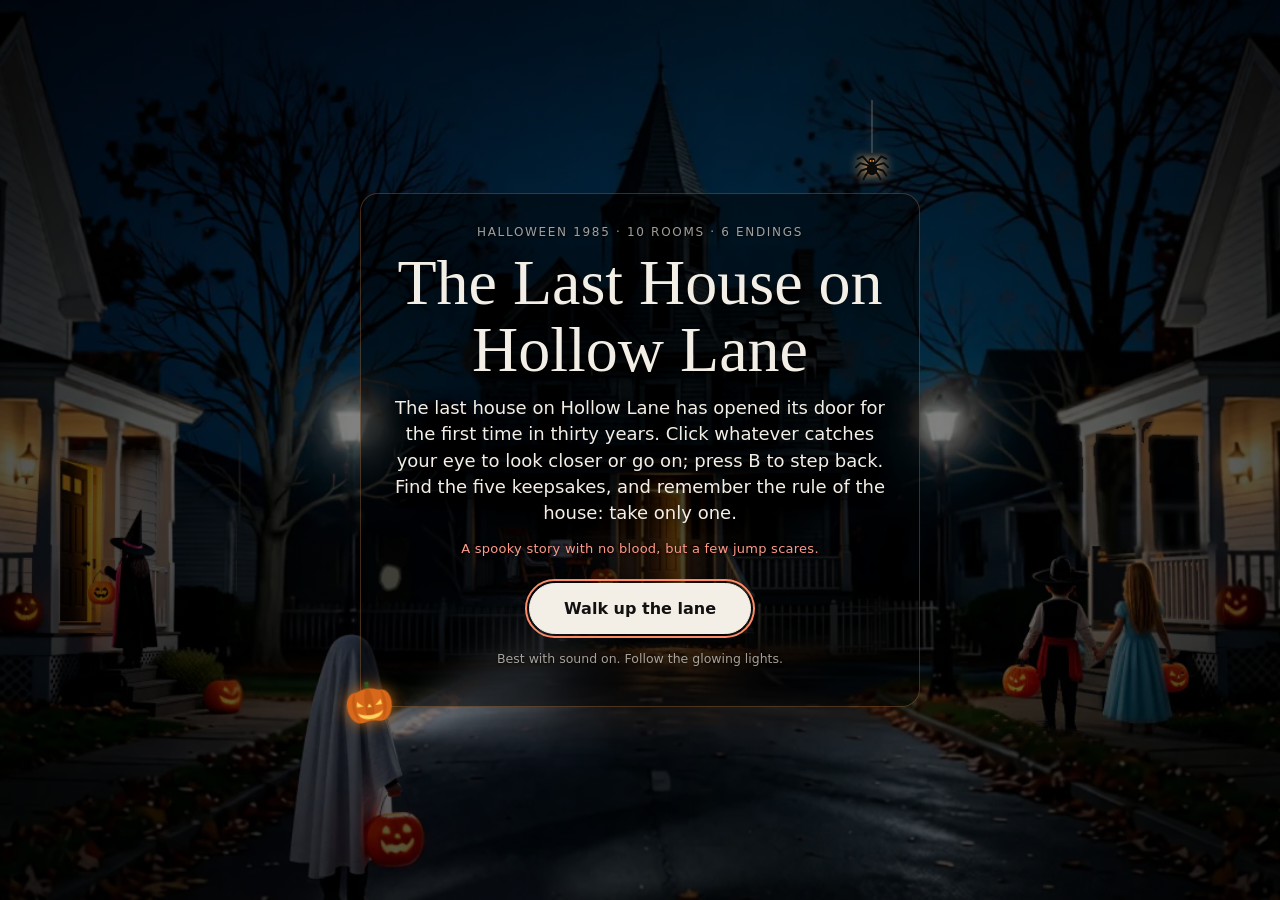
<file: index.html>
<!doctype html>
<html lang="en">
  <head>
    <meta charset="utf-8" />
    <meta name="viewport" content="width=device-width, initial-scale=1, viewport-fit=cover" />
    <meta name="theme-color" content="#07080a" />
    <title>The Last House on Hollow Lane</title>
    <meta name="description" content="Halloween night, 1985. A house where it has been the same night since 1955, a kind old woman still waiting for her son, five ways to stay forever and only one way to let the night end.">
    <meta property="og:title" content="The Last House on Hollow Lane">
    <meta property="og:description" content="Halloween night, 1985. A house where it has been the same night since 1955, a kind old woman still waiting for her son, five ways to stay forever and only one way to let the night end.">
    <meta property="og:image" content="https://nemo2311.github.io/hollow-lane/social.jpg">
    <meta property="og:url" content="https://nemo2311.github.io/hollow-lane/">
    <meta name="twitter:card" content="player">
    <meta name="twitter:title" content="The Last House on Hollow Lane">
    <meta name="twitter:description" content="Halloween night, 1985. A house where it has been the same night since 1955, a kind old woman still waiting for her son, five ways to stay forever and only one way to let the night end.">
    <meta name="twitter:image" content="https://nemo2311.github.io/hollow-lane/social.jpg">
    <meta name="twitter:player" content="https://nemo2311.github.io/hollow-lane/preview/">
    <meta name="twitter:player:width" content="1344">
    <meta name="twitter:player:height" content="768">
    <meta name="twitter:player:stream" content="https://nemo2311.github.io/hollow-lane/films/lane-loop-720.mp4">
    <meta name="twitter:player:stream:content_type" content="video/mp4">
    <meta property="og:video" content="https://nemo2311.github.io/hollow-lane/films/lane-loop-720.mp4">
    <meta property="og:video:type" content="video/mp4">
    <meta property="og:video:width" content="1344">
    <meta property="og:video:height" content="768">
    <link rel="icon" href="./favicon.svg" type="image/svg+xml" />
    <script type="module" crossorigin src="./player-assets/index-9jBKr8TD.js"></script>
    <link rel="stylesheet" crossorigin href="./player-assets/index-BZRc9s_5.css">
  </head>
  <body>
    <main id="app" aria-live="polite"></main>
  </body>
</html>
</file>
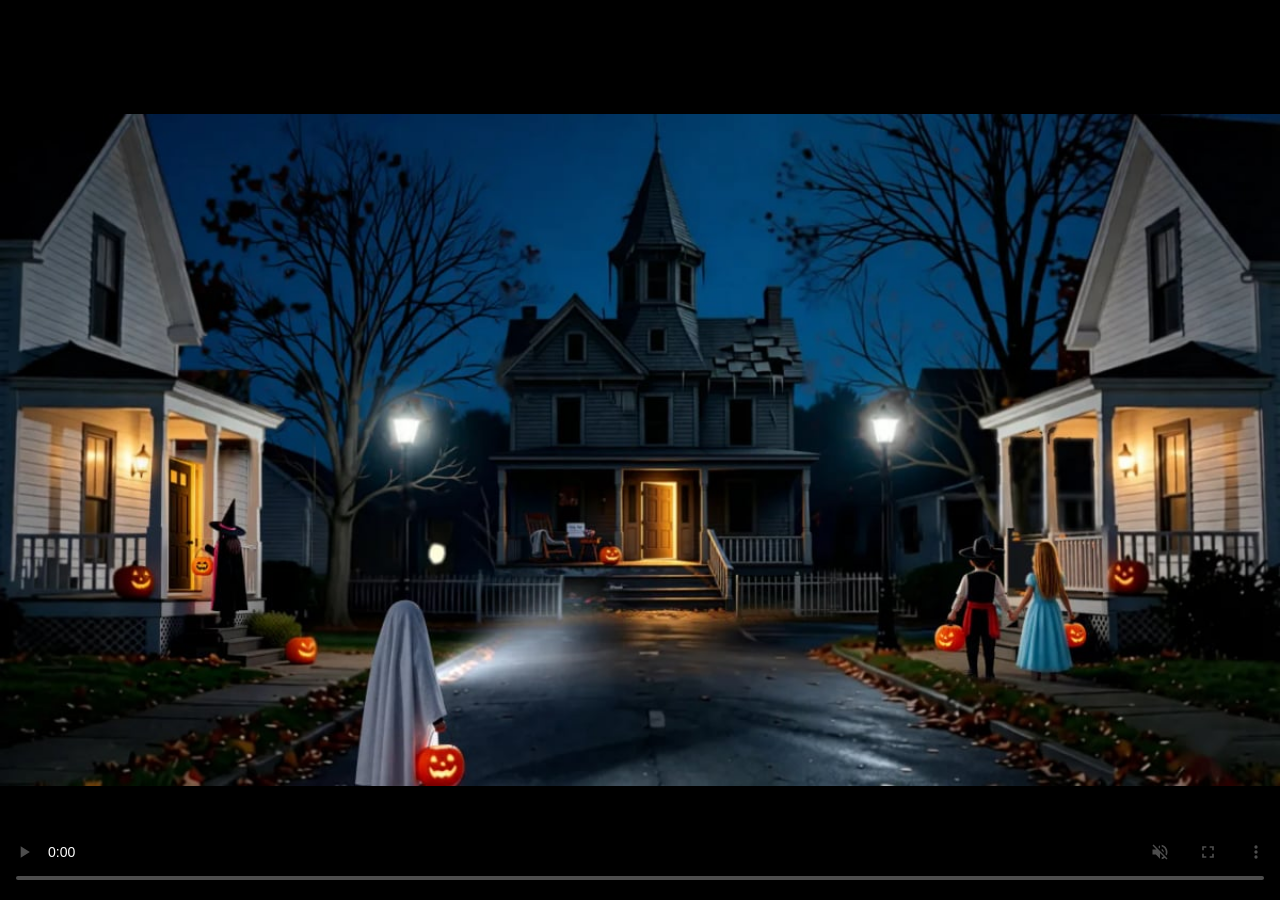
<file: preview/index.html>
<!doctype html>
<html lang="en">
<head>
<meta charset="utf-8">
<meta name="viewport" content="width=device-width, initial-scale=1">
<meta name="robots" content="noindex">
<title>The Last House on Hollow Lane — Video Preview</title>
<style>html,body{margin:0;width:100%;height:100%;background:#000;overflow:hidden}video{display:block;width:100%;height:100%;object-fit:contain}</style>
</head>
<body>
<video controls autoplay muted loop playsinline preload="metadata" aria-label="The Last House on Hollow Lane video preview" poster="https://nemo2311.github.io/hollow-lane/social.jpg">
<source src="https://nemo2311.github.io/hollow-lane/films/lane-loop-720.mp4" type="video/mp4">
</video>
</body>
</html>
</file>
<file: player-assets/index-BZRc9s_5.css>
:root{--bg:#07080a;--ink:#f4efe6;--muted:#f4efe6a8;--faint:#f4efe624;--accent:#ff8a66;--glass:#090a0d99;--serif:"Iowan Old Style", "Palatino Linotype", Palatino, Georgia, serif;--sans:ui-sans-serif, system-ui, -apple-system, "Segoe UI", Roboto, "Helvetica Neue", Arial, sans-serif;--lightningcss-light: ;--lightningcss-dark:initial;color-scheme:dark}*{box-sizing:border-box}html,body{background:var(--bg);height:100%;color:var(--ink);font:15px/1.45 var(--sans);margin:0;overflow:hidden}a{color:var(--ink);text-underline-offset:3px}button{font:inherit;color:inherit}#app{-webkit-user-select:none;user-select:none;position:fixed;inset:0;overflow:hidden}.backdrop{position:absolute;inset:0;overflow:hidden}.backdrop img,.backdrop video{object-fit:cover;filter:blur(30px)brightness(.5)saturate(1.1);width:112%;height:112%;position:absolute;inset:-6%}.backdrop video{visibility:hidden}.backdrop video.on{visibility:visible}.frame{aspect-ratio:var(--aspect);width:min(100vw, calc(100dvh * var(--ratio)));background:#000;position:absolute;top:50%;left:50%;transform:translate(-50%,-50%);box-shadow:0 0 90px #0000008c}.layer{object-fit:cover;width:100%;height:100%;display:block;position:absolute;inset:0}.loop,.film{visibility:hidden}.loop.on,.film.on{visibility:visible}.overlay{position:absolute;inset:0}.in-film .overlay,.hotspots[hidden]{display:none}.hotspot .outline{pointer-events:none;width:100%;height:100%;position:absolute;inset:0;overflow:visible}.hotspot path{fill:#0000;stroke:#0000;stroke-width:2.2px;vector-effect:non-scaling-stroke;pointer-events:all;cursor:pointer}.hotspot.lit path{fill:#ffffff1a;stroke:#fffffff2;filter:drop-shadow(0 0 5px #ffffff8c)}.hotspot path.hit,.hotspot.lit path.hit{fill:#0000;stroke:#0000;stroke-width:44px;stroke-linejoin:round;filter:none}.label{z-index:2;text-align:left;cursor:pointer;border:1px solid var(--faint);background:var(--glass);-webkit-backdrop-filter:blur(8px);opacity:0;border-radius:12px;gap:1px;width:max-content;max-width:min(240px,42%);padding:6px 11px 7px;transition:opacity .16s;display:grid;position:absolute;transform:translate(-50%,-50%)}.label[data-anchor=above]{transform:translate(-50%,calc(-100% - 8px))}.label[data-anchor=below]{transform:translate(-50%,8px)}.labels-on .label,.hotspot.lit .label,.label:focus-visible{opacity:1}.label{pointer-events:none}.labels-on .label,.hotspot.lit .label,.label:focus-visible{pointer-events:auto}.dot{z-index:1;cursor:pointer;background:radial-gradient(circle,#fff6e4fa 0 28%,#ffd6a08c 52%,#ffbe8200 72%);border:0;border-radius:50%;width:12px;height:12px;margin:0;padding:0;transition:opacity .2s;animation:2.4s ease-in-out infinite dot-breathe;position:absolute;transform:translate(-50%,-50%);box-shadow:0 0 10px 3px #ffd6a073}.dot:before{content:"";border-radius:50%;position:absolute;inset:-16px}.dot:focus-visible{outline:2px solid var(--accent);outline-offset:4px}.hotspot.lit .dot{animation-play-state:paused;transform:translate(-50%,-50%)scale(1.25);box-shadow:0 0 16px 6px #ffe4beb3}.hotspot.played .dot{opacity:.55}@keyframes dot-breathe{0%,to{opacity:.55;transform:translate(-50%,-50%)scale(.75);box-shadow:0 0 6px 1px #ffd6a04d}50%{opacity:1;transform:translate(-50%,-50%)scale(1.3);box-shadow:0 0 18px 7px #ffdcaab3}}@keyframes dot-glow{0%,to{opacity:.5;box-shadow:0 0 5px 1px #ffd6a040}50%{opacity:1;box-shadow:0 0 18px 7px #ffdcaab3}}.hotspot.played .label .action:after{content:" ✓";color:var(--muted);font-weight:400}.label:focus-visible{outline:2px solid var(--accent);outline-offset:2px}.label .eyebrow{letter-spacing:.08em;text-transform:uppercase;color:var(--muted);font-size:10.5px}.next .label .eyebrow{color:var(--accent)}.label .action{font-size:14px;font-weight:600;line-height:1.25}.label .hint{color:var(--muted);font-size:12px;display:none}.hotspot.lit .label .hint{display:block}.bar{z-index:5;pointer-events:none;align-items:center;gap:10px;display:flex;position:absolute;left:0;right:0}.bar>*{pointer-events:auto}.bar.top{padding:max(12px, env(safe-area-inset-top)) max(16px, env(safe-area-inset-right)) 28px max(16px, env(safe-area-inset-left));background:linear-gradient(#0000008c,#0000);justify-content:space-between;top:0}.bar.bottom{padding:24px max(16px, env(safe-area-inset-right)) max(14px, env(safe-area-inset-bottom)) max(16px, env(safe-area-inset-left));background:linear-gradient(#0000,#00000080);justify-content:center;bottom:0}.where{min-width:0;display:grid}.where .world-title,.where .place{white-space:nowrap;text-overflow:ellipsis;overflow:hidden}.where .world-title{letter-spacing:.1em;text-transform:uppercase;color:var(--muted);font-size:11px}.where .place{font-family:var(--serif);font-size:19px}.buttons{flex-shrink:0;align-items:center;gap:4px;display:flex}.icon-button{cursor:pointer;width:38px;height:38px;color:var(--ink);background:0 0;border:0;border-radius:50%;place-items:center;padding:0;display:inline-grid}.icon-button:hover,.icon-button:focus-visible{background:#ffffff1a}.icon-button svg{width:21px;height:21px}.icon-button.text{letter-spacing:.04em;border-radius:19px;width:auto;padding:0 9px;font-size:12px;font-weight:600}.music-control{align-items:center;display:flex;position:relative}.music-control .volume{width:110px;accent-color:var(--accent);display:none}.music-control.open .volume{display:block}.pill{border:1px solid var(--faint);cursor:pointer;background:var(--glass);-webkit-backdrop-filter:blur(8px);white-space:nowrap;text-overflow:ellipsis;border-radius:999px;max-width:100%;padding:9px 16px;font-size:14px;overflow:hidden}.pill:hover,.pill:focus-visible{border-color:#fff6}.pill.primary{background:var(--ink);color:#111;border-color:var(--ink);font-weight:600}.pill.primary:hover{background:#fff}.pill.big{padding:13px 34px;font-size:16px}.pill[hidden]{display:none}.pill:focus-visible,.icon-button:focus-visible{outline:2px solid var(--accent);outline-offset:2px}.caption{max-width:min(460px,100%);font-family:var(--serif);color:var(--muted);text-shadow:0 1px 12px #000;margin:6px 0 0;font-size:16px;font-style:italic}.caption[hidden]{display:none}.subtitle{z-index:4;left:50%;bottom:calc(max(14px, env(safe-area-inset-bottom)) + 62px);background:#0000009e;border-radius:14px;align-items:center;gap:10px;width:max-content;max-width:min(92vw,780px);padding:9px 16px;font-size:17px;line-height:1.4;display:flex;position:absolute;transform:translate(-50%)}.subtitle[hidden]{display:none}.subtitle .who{flex-shrink:0;align-items:center;gap:8px;display:flex}.subtitle .avatar{object-fit:cover;border-radius:50%;width:30px;height:30px}.subtitle .name{color:var(--accent);font-weight:600}.panel{z-index:10;background:#0000008c;place-items:center;padding:16px;display:grid;position:absolute;inset:0}.panel[hidden]{display:none}.panel-card{border:1px solid var(--faint);-webkit-user-select:text;user-select:text;background:#111317f0;border-radius:18px;width:min(460px,100%);max-height:82dvh;padding:22px 22px 18px;overflow:auto}.panel-card h2{font:400 24px/1.2 var(--serif);margin:0 0 10px}.panel-card p{color:var(--muted);margin:0 0 12px}.panel-card .lede{color:var(--ink)}.small{font-size:12.5px}.places{counter-reset:place;gap:2px;margin:0;padding:0;list-style:none;display:grid}.place-link{text-align:left;cursor:pointer;counter-increment:place;background:0 0;border:0;border-radius:10px;grid-template-columns:26px 1fr;column-gap:8px;width:100%;padding:8px 10px;display:grid}.place-link:before{content:counter(place);color:var(--muted);grid-row:span 2;padding-top:2px;font-size:12px}.place-link .chapter{color:var(--muted);font-size:12px}.place-link:hover{background:#ffffff0f}.place-link.visited .title:after{content:" ✓";color:var(--muted);font-size:12px}.place-link.current{background:#ff8a6624}.begin{z-index:20;background:#000 50%/cover no-repeat;place-items:center;padding:20px;display:grid;position:absolute;inset:0}.begin:before{content:"";background:radial-gradient(#00000059,#000c);position:absolute;inset:0}.begin-card{text-align:center;max-width:560px;position:relative}.begin-card .eyebrow{letter-spacing:.14em;text-transform:uppercase;color:var(--muted);margin:0 0 8px;font-size:12px}.begin-card h1{font:400 clamp(36px, 7vw, 64px)/1.05 var(--serif);text-shadow:0 2px 30px #0009;margin:0 0 12px}.begin-card .lede{color:var(--ink);text-shadow:0 1px 16px #000;margin:0 0 26px;font-size:18px}.begin-card .small{color:var(--muted);margin-top:16px}.begin.error .begin-card{border:1px solid var(--faint);background:#111317f0;border-radius:18px;padding:24px}.ending{z-index:8;background:radial-gradient(#0000000d,#00000080);place-items:center;padding:20px;animation:.7s both ending-in;display:grid;position:absolute;inset:0}.ending[hidden]{display:none}.ending[data-kind=death]{background:radial-gradient(#28000014,#0c00008c)}.ending-card{text-align:center;text-shadow:0 1px 3px #000000e6;background:#00000080;border:1px solid #ffaa5a42;border-radius:18px;max-width:560px;padding:30px 34px 28px;position:relative;box-shadow:0 18px 60px #00000059}@media (width<=520px){.ending-card{padding:24px 20px 22px}}.ending-pumpkin{pointer-events:none;width:46px;position:absolute;bottom:-20px}.ending-pumpkin svg{filter:drop-shadow(0 0 10px #ff8c1ea6);width:100%;display:block}.ending-pumpkin.left{left:-18px;transform:rotate(-9deg)}.ending-pumpkin.right{right:-18px;transform:rotate(8deg)scale(.86)}.ending-pumpkin .face{animation:2.4s ease-in-out infinite pumpkin-flicker}.ending-pumpkin.right .face{animation-delay:-1.1s}@keyframes pumpkin-flicker{0%,to{opacity:1}40%{opacity:.8}46%{opacity:1}70%{opacity:.62}76%{opacity:.92}}.crawl-spider{pointer-events:none;width:24px;animation:16s linear infinite spider-crawl;position:absolute;top:-15px;left:0}.crawl-spider svg{filter:drop-shadow(0 0 2px #ffaa5a99);width:100%;animation:.3s steps(2,end) infinite spider-legs;display:block;transform:rotate(90deg)}@keyframes spider-crawl{0%{left:-4%}to{left:100%}}@keyframes spider-legs{0%{transform:rotate(90deg)scaleX(1)}to{transform:rotate(90deg)scaleX(.9)}}.ending-webs{pointer-events:none;position:absolute;inset:0;overflow:hidden}.web-spider{top:0;left:var(--x);width:34px;animation:spider-drop var(--t) ease-in-out var(--d) infinite alternate;position:absolute}.web-spider:before{content:"";background:linear-gradient(#ffffff0d,#e6e6e680);width:1px;height:100vh;position:absolute;bottom:60%;left:50%}.web-spider svg{transform-origin:50% 0;filter:drop-shadow(0 0 3px #ffaa5a8c);width:100%;animation:2.8s ease-in-out infinite alternate spider-sway;display:block;position:relative}@keyframes spider-drop{0%{transform:translateY(-40px)}to{transform:translateY(var(--len))}}@keyframes spider-sway{0%{transform:rotate(-7deg)}to{transform:rotate(7deg)}}@media (prefers-reduced-motion:reduce){.web-spider,.web-spider svg,.crawl-spider,.crawl-spider svg,.ending-pumpkin .face{animation:none}.web-spider{transform:translateY(var(--len))}.crawl-spider{left:70%}}.ending-card .eyebrow{letter-spacing:.18em;text-transform:uppercase;color:var(--accent);margin:0 0 8px;font-size:12px}.ending[data-kind=death] .ending-card .eyebrow{color:#ffb48a}.ending-card h2{font:400 clamp(32px, 6vw, 54px)/1.05 var(--serif);text-shadow:0 2px 30px #000000b3;margin:0 0 10px}.ending-card .lede{color:#ece4d6;margin:0 0 24px;font-size:18px;line-height:1.5}.ending-card .choices{flex-wrap:wrap;justify-content:center;gap:10px;display:flex}@keyframes ending-in{0%{opacity:0}to{opacity:1}}.collection-pill,.draft-chip{letter-spacing:.03em;white-space:nowrap;border-radius:999px;padding:5px 10px;font-size:12px;font-weight:600}.collection-pill{color:var(--accent);background:#ff8a662e;margin-right:4px}.collection-pill[hidden]{display:none}button.collection-pill{cursor:pointer;border:0;font-family:inherit}button.collection-pill:hover,button.collection-pill:focus-visible{background:#ff8a664d}.inspector{z-index:15;background:radial-gradient(#282a30f0,#050608f7);grid-template-rows:1fr auto;animation:.3s both ending-in;display:grid;position:absolute;inset:0}.inspector.over-still{background:radial-gradient(#14161a99,#050608e0)}.holding .subtitle{z-index:16}.holding:has(>.inspector) .subtitle{bottom:calc(max(14px, env(safe-area-inset-bottom)) + 92px)}.holding .inspector-stage{margin-bottom:84px}@media (width<=600px){.holding:has(>.inspector) .subtitle{bottom:calc(max(14px, env(safe-area-inset-bottom)) + 124px)}.holding .inspector-stage{margin-bottom:110px}}.inspector-stage{min-height:0;position:relative}.inspector-stage model-viewer{--poster-color:transparent;background:0 0;width:100%;height:100%}.inspector-stage model-viewer:focus,.inspector-stage model-viewer:focus-visible{outline:none}.inspector-state{color:var(--muted);pointer-events:none;place-items:center;margin:0;font-size:15px;display:grid;position:absolute;inset:0}.inspector-state[hidden]{display:none}.inspector-bar{padding:14px 16px max(16px, env(safe-area-inset-bottom));flex-wrap:wrap;justify-content:center;align-items:center;gap:10px 16px;display:flex}.inspector-name{font:400 22px/1.2 var(--serif)}.inspector-help{color:var(--muted);font-size:12.5px}.found-card{z-index:9;text-align:center;background:#111317f0;border:1px solid #ffd27866;border-radius:16px;width:min(380px,100vw - 32px);padding:16px 18px;animation:.4s both ending-in;position:absolute;top:18%;left:50%;transform:translate(-50%);box-shadow:0 12px 44px #0000008c}.found-card .eyebrow{letter-spacing:.14em;text-transform:uppercase;color:#ffd278;margin:0 0 6px;font-size:11px}.found-name{font:400 24px/1.2 var(--serif);display:block}.found-left{color:var(--muted);margin:6px 0 12px;font-size:13.5px}.found-actions{flex-wrap:wrap;justify-content:center;gap:8px;display:flex}.figure-grid{grid-template-columns:repeat(auto-fill,minmax(118px,1fr));gap:10px;margin:0;padding:0;list-style:none;display:grid}.figure-tile{border:1px solid var(--faint);width:100%;color:var(--ink);cursor:pointer;font:inherit;background:#ffffff0a;border-radius:12px;justify-items:center;gap:6px;padding:10px 8px;display:grid}.figure-tile:hover:not(:disabled),.figure-tile:focus-visible{border-color:#ffd27899}.figure-tile img{object-fit:contain;width:88px;height:88px}.figure-tile .figure-name{text-align:center;font-size:12.5px;line-height:1.25}.figure-tile.hidden-figure{cursor:default}.figure-tile.hidden-figure img{filter:brightness(0)opacity(.45)}.figure-tile.hidden-figure .figure-name{color:var(--muted)}.figure-unknown{width:88px;height:88px;font:400 40px var(--serif);color:var(--muted);place-items:center;display:grid}.draft-chip{color:#ffd278;border:1px dashed #ffd278b3;margin-right:6px}.toast{z-index:9;border:1px solid var(--faint);text-align:center;background:#111317eb;border-radius:14px;margin:0;padding:12px 20px;font-size:16px;font-weight:600;position:absolute;top:22%;left:50%;transform:translate(-50%);box-shadow:0 10px 40px #00000080}.toast[hidden]{display:none}.collectible .label .eyebrow{color:#ffd278}.begin-card .warning{color:#ff9a8a;letter-spacing:.02em;max-width:460px;margin:-12px auto 24px;font-size:13px}@media (width<=640px),(height<=480px){.bar.top{gap:6px}.where .world-title{font-size:10px}.where .place{font-size:16px}.where .chapter{display:none}.icon-button{width:32px;height:32px}.icon-button svg{width:19px;height:19px}.icon-button.text{padding:0 6px}.label{border-radius:9px;max-width:46%;padding:3px 7px 4px}.label .action{font-size:11.5px}.label .eyebrow{letter-spacing:.06em;white-space:nowrap;text-overflow:ellipsis;font-size:8.5px;overflow:hidden}.hotspot.lit .label .hint{display:none}.subtitle{padding:7px 12px;font-size:14.5px}.subtitle .avatar{width:24px;height:24px}.caption{font-size:14px}.pill{padding:8px 13px;font-size:13px}}@media (width<=640px) and (orientation:portrait){.bar.top{flex-direction:column-reverse;align-items:stretch;gap:4px;padding-bottom:18px}.bar.top .buttons{flex-wrap:wrap;flex-shrink:1;justify-content:flex-end;row-gap:2px}.where .world-title,.where .place{white-space:normal}.where .chapter{display:inline}.caption{max-width:100%}.collection-pill,.draft-chip{padding:4px 8px;font-size:10.5px}}.turn-hint{display:none}@media (width<=640px) and (orientation:portrait){.turn-hint{z-index:3;background:var(--glass);border:1px solid var(--faint);width:max-content;max-width:calc(100vw - 32px);color:var(--muted);white-space:nowrap;border-radius:999px;align-items:center;gap:6px;margin:0;padding:4px 6px 4px 12px;font-size:12.5px;display:flex;position:absolute;bottom:calc(100% + 8px);left:50%;transform:translate(-50%)}.turn-hint button{width:24px;height:24px;color:var(--ink);cursor:pointer;background:0 0;border:0;border-radius:50%;font-size:17px}.in-film .turn-hint{display:none}}@media (height<=480px){.bar.top{padding-bottom:12px}.bar.bottom{padding-top:10px}.subtitle{max-width:72vw;bottom:calc(max(8px, env(safe-area-inset-bottom)) + 48px);font-size:13.5px}.caption{display:none}}@media (prefers-reduced-motion:reduce){.label{transition:none}.dot{animation:2.4s ease-in-out infinite dot-glow}}.details-card{z-index:6;right:max(16px, env(safe-area-inset-right));top:calc(max(12px, env(safe-area-inset-top)) + 64px);border:1px solid var(--faint);-webkit-backdrop-filter:blur(10px);-webkit-user-select:text;user-select:text;background:#111317e6;border-radius:14px;width:min(340px,100vw - 32px);max-height:calc(100dvh - 190px);padding:16px 18px 14px;animation:.26s both ending-in;position:absolute;overflow:auto}.details-card[hidden]{display:none}.details-card h2{font:400 24px/1.15 var(--serif);margin:0 28px 8px 0}.details-card .details-text{margin:0;font-size:14px;line-height:1.55}.details-card dl{border-top:1px solid var(--faint);grid-template-columns:auto 1fr;gap:5px 14px;margin:12px 0 0;padding-top:12px;font-size:13px;display:grid}.details-card dt{color:var(--muted)}.details-card dd{margin:0}.details-close{width:30px;height:30px;color:var(--muted);cursor:pointer;background:0 0;border:0;border-radius:8px;font-size:20px;position:absolute;top:8px;right:8px}.details-close:hover,.details-close:focus-visible{color:var(--ink);background:#ffffff14}@media (width<=640px),(height<=480px){.details-card{width:auto;top:auto;left:16px;right:16px;bottom:calc(max(14px, env(safe-area-inset-bottom)) + 56px);max-height:38dvh;padding:12px 14px 10px}.details-card h2{font-size:20px}.details-card .details-text{font-size:13px}}@media (width<=640px) and (orientation:portrait){.details-card{top:min(calc(50% + 50vw / var(--ratio,1.75) + 8px), calc(100% - 220px));max-height:none}}.slow{z-index:9;border:1px solid var(--faint);text-align:center;background:#111317eb;border-radius:14px;align-items:center;gap:14px;max-width:calc(100% - 32px);margin:0;padding:11px 16px;font-size:14px;display:flex;position:absolute;bottom:92px;left:50%;transform:translate(-50%);box-shadow:0 10px 40px #00000080}.slow[hidden]{display:none}.slow .spinner{border:1px solid #ffffff40;border-top-color:var(--accent);border-radius:50%;flex-shrink:0;width:14px;height:14px;animation:1s linear infinite slow-spin}.slow button{font:inherit;color:#ffd278;cursor:pointer;white-space:nowrap;background:0 0;border:0;padding:0;font-weight:600}.slow button[hidden]{display:none}@keyframes slow-spin{to{transform:rotate(360deg)}}.panel-card.map-card{width:min(920px,100%)}.trip{counter-reset:place;grid-template-columns:repeat(auto-fill,minmax(150px,1fr));gap:10px;margin:0;padding:0;list-style:none;display:grid}.trip-stop{width:100%;color:var(--ink);cursor:pointer;font:inherit;text-align:left;counter-increment:place;background:0 0;border:1px solid #0000;border-radius:12px;gap:5px;padding:6px;display:grid}.trip-stop img{width:100%;aspect-ratio:var(--ratio);object-fit:cover;background:#000;border-radius:8px;display:block}.trip-stop .title{font-size:13px;line-height:1.25}.trip-stop .title:before{content:counter(place) " · ";color:var(--muted)}.trip-stop .chapter{color:var(--muted);font-size:11px}.trip-stop:hover{background:#ffffff0f}.trip-stop.visited .title:after{content:" ✓";color:var(--muted);font-size:12px}.trip-stop.current{background:#ff8a661a;border-color:#ff8a66b3}.trip.free .trip-stop .title:before{content:none}@media (width<=640px){.trip{grid-template-columns:repeat(auto-fill,minmax(118px,1fr));gap:7px}}.layer.globe{pointer-events:none}.overlay.globe-drag{cursor:grab;touch-action:none}.overlay.globe-drag:active{cursor:grabbing}:root{--hollow-pumpkin:url(data:image/svg+xml,%3Csvg%20xmlns%3D%22http%3A//www.w3.org/2000/svg%22%20viewBox%3D%220%200%2064%2058%22%3E%3Cpath%20fill%3D%22%232f5a22%22%20d%3D%22M29%202h6l-1.5%2011h-3z%22/%3E%3Cpath%20fill%3D%22%23d8681a%22%20d%3D%22M32%2011c-9%200-12%203.5-17%203.5C6%2014.5%202%2023%202%2033s6%2023%2016%2023c5%200%208-2%2014-2s9%202%2014%202c10%200%2016-13%2016-23s-4-18.5-13-18.5c-5%200-8-3.5-17-3.5z%22/%3E%3Cpath%20fill%3D%22%23b9520f%22%20opacity%3D%22.55%22%20d%3D%22M32%2011c-4%200-6%209-6%2022s2%2021%206%2021%206-8%206-21-2-22-6-22zM15%2015c-4%203-6%2010-6%2018s3%2017%208%2021c-2-6-3-13-3-21s0-14%201-18zM49%2015c4%203%206%2010%206%2018s-3%2017-8%2021c2-6%203-13%203-21s0-14-1-18z%22/%3E%3Cg%20class%3D%22face%22%20fill%3D%22%23ffd25e%22%3E%3Cpath%20d%3D%22M16%2027l8%207h-9zM48%2027l1%207h-9zM29%2036l3-5%203%205z%22/%3E%3Cpath%20d%3D%22M15%2042c7%206%2027%206%2034%200-2%207-9%2010-17%2010s-15-3-17-10z%22/%3E%3C/g%3E%3C/svg%3E);--hollow-spider:url(data:image/svg+xml,%3Csvg%20xmlns%3D%22http%3A//www.w3.org/2000/svg%22%20viewBox%3D%220%200%2040%2096%22%3E%3Cline%20x1%3D%2220%22%20y1%3D%220%22%20x2%3D%2220%22%20y2%3D%2262%22%20stroke%3D%22rgba%28235%2C235%2C235%2C0.55%29%22%20stroke-width%3D%220.8%22/%3E%3Cg%20transform%3D%22translate%280%2058%29%22%3E%3Cg%20stroke%3D%22%230b0b0b%22%20stroke-width%3D%222.2%22%20fill%3D%22none%22%20stroke-linecap%3D%22round%22%20stroke-linejoin%3D%22round%22%3E%3Cpath%20d%3D%22M16%2016%209%208%203%2011%22/%3E%3Cpath%20d%3D%22M16%2019%206%2016%201%2021%22/%3E%3Cpath%20d%3D%22M16%2022%207%2025%203%2031%22/%3E%3Cpath%20d%3D%22M17%2024%2012%2031%2010%2035%22/%3E%3Cpath%20d%3D%22M24%2016%2031%208%2037%2011%22/%3E%3Cpath%20d%3D%22M24%2019%2034%2016%2039%2021%22/%3E%3Cpath%20d%3D%22M24%2022%2033%2025%2037%2031%22/%3E%3Cpath%20d%3D%22M23%2024%2028%2031%2030%2035%22/%3E%3C/g%3E%3Cellipse%20cx%3D%2220%22%20cy%3D%2223%22%20rx%3D%226.2%22%20ry%3D%227.2%22%20fill%3D%22%230b0b0b%22/%3E%3Ccircle%20cx%3D%2220%22%20cy%3D%2214%22%20r%3D%224.2%22%20fill%3D%22%230b0b0b%22/%3E%3Ccircle%20cx%3D%2218.4%22%20cy%3D%2213.4%22%20r%3D%221.05%22%20fill%3D%22%23ff9d3b%22/%3E%3Ccircle%20cx%3D%2221.6%22%20cy%3D%2213.4%22%20r%3D%221.05%22%20fill%3D%22%23ff9d3b%22/%3E%3C/g%3E%3C/svg%3E);--hollow-back:#00000080;--hollow-edge:#ffaa5a42}.subtitle,.toast,.found-card,.details-card,.panel-card,.slow,.label,.begin-card,.begin.error .begin-card{background:var(--hollow-back);border:1px solid var(--hollow-edge);-webkit-backdrop-filter:none;backdrop-filter:none;text-shadow:0 1px 3px #000000e6}.begin-card{border-radius:18px;padding:30px 34px 26px}@media (width<=520px){.begin-card{padding:24px 20px 20px}}.where{background:var(--hollow-back);border:1px solid var(--hollow-edge);text-shadow:0 1px 3px #000000e6;border-radius:12px;justify-self:start;padding:6px 12px 7px}.caption{color:#ddd5c6}.subtitle{padding-right:40px}.subtitle,.toast,.found-card,.begin-card{overflow:visible}.subtitle:after,.toast:after,.found-card:after,.begin-card:after,.details-card:after,.panel-card:after{content:"";pointer-events:none;background:var(--hollow-pumpkin) center / contain no-repeat;filter:drop-shadow(0 0 8px #ff8c1eb3);width:30px;height:28px;animation:2.6s ease-in-out infinite hollow-flicker;position:absolute}.subtitle:after{width:24px;height:22px;bottom:50%;right:8px;transform:translateY(50%)}.toast:after{bottom:-12px;right:-12px;transform:rotate(8deg)}.found-card:after{width:38px;height:34px;bottom:-14px;right:-14px;transform:rotate(8deg)}.begin-card:after{width:48px;height:44px;bottom:-18px;left:-16px;transform:rotate(-8deg)}.details-card,.panel-card{padding-bottom:38px}.panel-card{position:relative}.details-card:after,.panel-card:after{bottom:8px;right:12px}.found-card:before,.begin-card:before,.toast:before{content:"";pointer-events:none;background:var(--hollow-spider) center bottom / contain no-repeat;filter:drop-shadow(0 0 4px #ffbe78f2);transform-origin:50% 0;width:34px;height:80px;animation:5.5s ease-in-out infinite alternate hollow-dangle;position:absolute;top:-84px;right:22px}.begin-card:before{width:34px;height:84px;animation-duration:7s;top:-96px;right:30px}.toast:before{width:22px;height:54px;top:-60px;left:18px;right:auto}@keyframes hollow-flicker{0%,to{opacity:1}40%{opacity:.82}46%{opacity:1}70%{opacity:.66}76%{opacity:.94}}@keyframes hollow-dangle{0%{transform:translateY(-14px)rotate(-5deg)}to{transform:translateY(6px)rotate(5deg)}}@media (prefers-reduced-motion:reduce){.subtitle:after,.toast:after,.found-card:after,.begin-card:after,.details-card:after,.panel-card:after,.found-card:before,.begin-card:before,.toast:before{animation:none}}.paper-page{z-index:9;pointer-events:none;justify-content:center;padding:max(56px,7vh) 16px 0;animation:.9s both ending-in;display:flex;position:absolute;inset:0 0 auto}.paper-page[hidden]{display:none}.paper-sheet{pointer-events:auto;color:#3a2814;background:radial-gradient(at 18% 12%,#78481429,#0000 42%),radial-gradient(at 86% 78%,#6e401233,#0000 46%),radial-gradient(circle at 70% 24%,#8c5a1e1a 0 3%,#0000 9%),radial-gradient(#efe3c4 0%,#e3d0a4 62%,#c9ad78 100%);border-radius:3px;width:min(560px,100%);max-height:calc(100vh - max(56px,7vh) - 160px);padding:24px 34px 20px;position:relative;overflow-y:auto;transform:rotate(-.8deg);box-shadow:0 22px 70px #0009,inset 0 0 50px #5f370f61,inset 0 0 4px #46280a80}.paper-sheet:before{content:"";pointer-events:none;border-radius:inherit;background:repeating-linear-gradient(#0000 0 29px,#5a6e961f 29px 30px);position:absolute;inset:0}.paper-sheet h2{font:italic 400 clamp(22px, 3.4vw, 30px)/1.15 var(--serif);color:#4a2e12;letter-spacing:.01em;margin:0 0 10px;position:relative}.paper-hand{color:#2c2140;margin:0 0 12px;font:400 clamp(16px,1.8vw,19px)/1.45 Segoe Script,Snell Roundhand,Bradley Hand,Brush Script MT,cursive;position:relative}.paper-note{font:400 15px/1.45 var(--serif);color:#3a2814;border-top:1px solid #5a37144d;margin:0 0 12px;padding-top:10px;position:relative}.paper-sheet dl{font:400 14px/1.35 var(--serif);grid-template-columns:auto 1fr;gap:2px 14px;margin:0;display:grid;position:relative}.paper-sheet dt{color:#5a3816;font-weight:700}.paper-sheet dd{color:#3a2814;margin:0}@media (width<=520px){.paper-sheet{max-height:calc(100vh - 200px);padding:22px 20px 18px}.paper-sheet dl{grid-template-columns:1fr;gap:0}.paper-sheet dd{margin-bottom:6px}}@media (prefers-reduced-motion:reduce){.paper-page{animation:none}}
</file>
